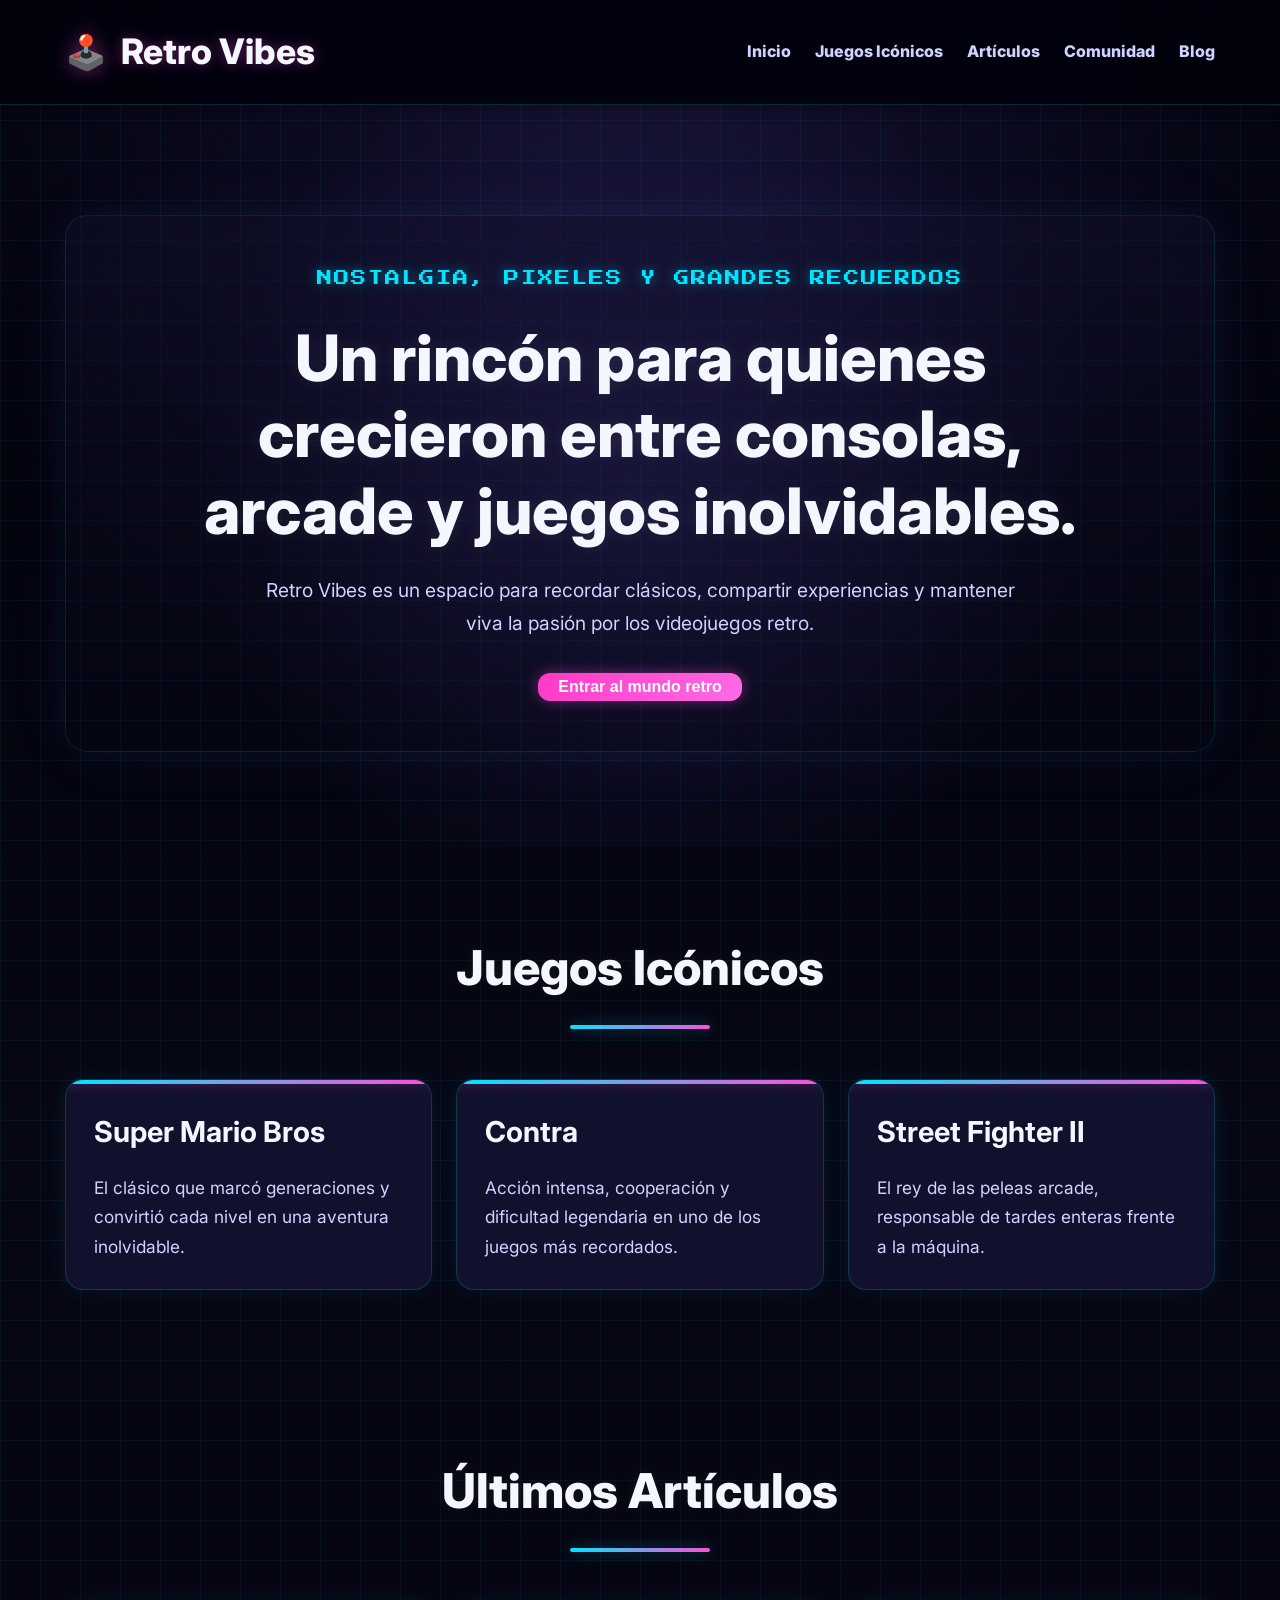
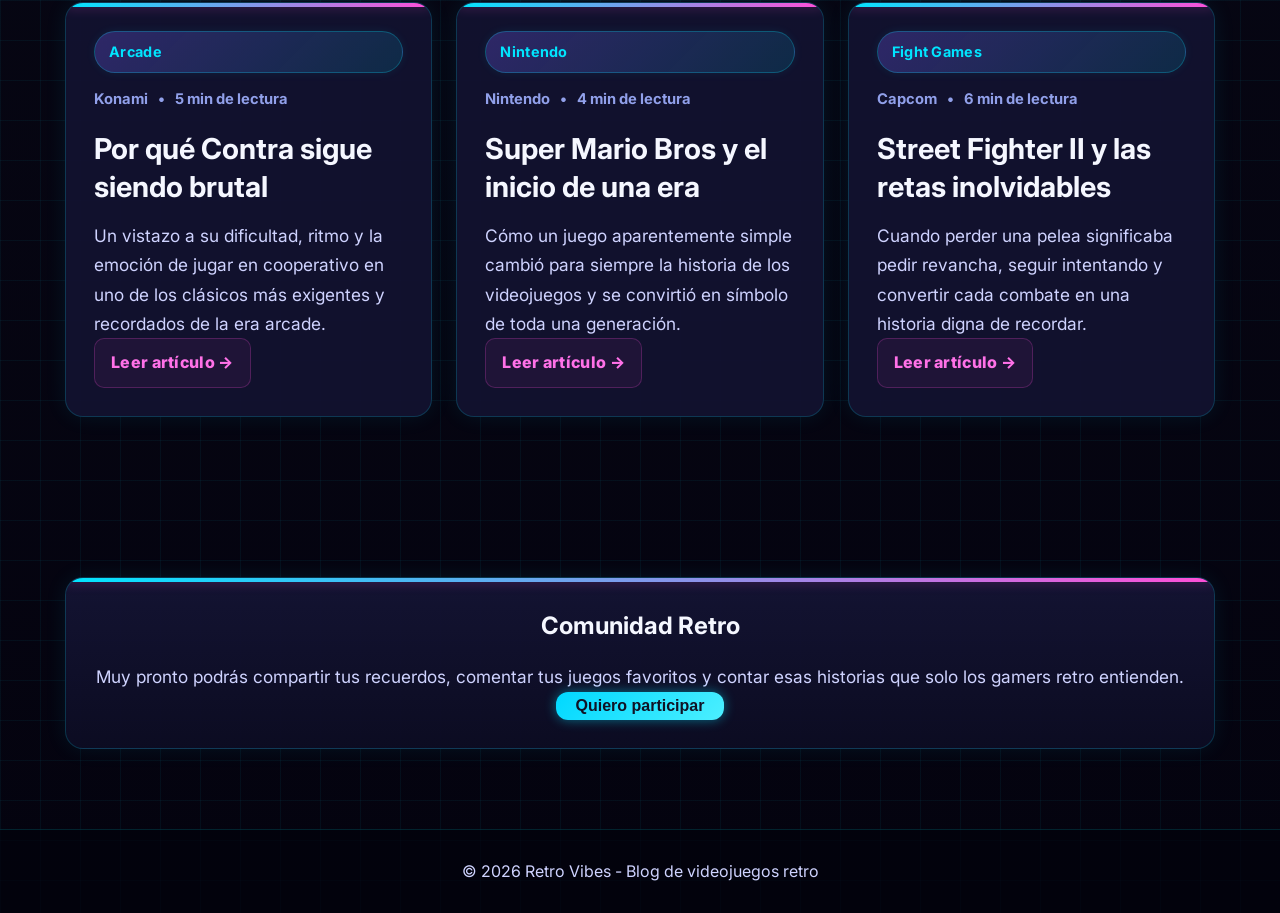
<file: index.html>
<!DOCTYPE html>
<html lang="es">
  <head>
  <meta charset="UTF-8" />
  <meta name="viewport" content="width=device-width, initial-scale=1.0" />
  <title>Retro Vibes | Blog de videojuegos retro</title>

  <link rel="preconnect" href="https://fonts.googleapis.com" />
  <link rel="preconnect" href="https://fonts.gstatic.com" crossorigin />
  <link href="https://fonts.googleapis.com/css2?family=Press+Start+2P&family=Inter:wght@400;700;800&display=swap" rel="stylesheet" />

  <link rel="stylesheet" href="assets/css/style.css" />
</head>

<body>
  <header class="site-header">
    <div class="container header-content">
      <div class="logo">
        <span class="logo-icon">🕹️</span>
        <h1>Retro Vibes</h1>
      </div>

      <nav class="main-nav">
        <a href="#inicio">Inicio</a>
        <a href="#iconicos">Juegos Icónicos</a>
        <a href="#articulos">Artículos</a>
        <a href="#comunidad">Comunidad</a>
        <a href="blog.html">Blog</a>
      </nav>
    </div>
  </header>

  <main>
    <section class="hero" id="inicio">
      <div class="container hero-content">
        <p class="tagline">Nostalgia, pixeles y grandes recuerdos</p>
        <h2>Un rincón para quienes crecieron entre consolas, arcade y juegos inolvidables.</h2>
        <p class="hero-text">
          Retro Vibes es un espacio para recordar clásicos, compartir experiencias
          y mantener viva la pasión por los videojuegos retro.
        </p>
        <button id="welcomeBtn" class="primary-btn">Entrar al mundo retro</button>
      </div>
    </section>

    <section class="featured-games" id="iconicos">
      <div class="container">
        <h2 class="section-title">Juegos Icónicos</h2>
        <div class="cards-grid">
          <article class="card">
            <h3>Super Mario Bros</h3>
            <p>El clásico que marcó generaciones y convirtió cada nivel en una aventura inolvidable.</p>
          </article>

          <article class="card">
            <h3>Contra</h3>
            <p>Acción intensa, cooperación y dificultad legendaria en uno de los juegos más recordados.</p>
          </article>

          <article class="card">
            <h3>Street Fighter II</h3>
            <p>El rey de las peleas arcade, responsable de tardes enteras frente a la máquina.</p>
          </article>
        </div>
      </div>
    </section>

   <section class="latest-posts" id="articulos">
  <div class="container">
    <h2 class="section-title">Últimos Artículos</h2>

    <div class="posts-grid">
      <article class="post-card">
        <span class="post-category">Arcade</span>

        <div class="post-meta">
          <span>Konami</span>
          <span>•</span>
          <span>5 min de lectura</span>
        </div>

        <h3>Por qué Contra sigue siendo brutal</h3>

        <p class="post-excerpt">
          Un vistazo a su dificultad, ritmo y la emoción de jugar en cooperativo
          en uno de los clásicos más exigentes y recordados de la era arcade.
        </p>

        <a href="post-contra.php" class="read-more">Leer artículo →</a>
        
      </article>

      <article class="post-card">
        <span class="post-category">Nintendo</span>

        <div class="post-meta">
          <span>Nintendo</span>
          <span>•</span>
          <span>4 min de lectura</span>
        </div>

        <h3>Super Mario Bros y el inicio de una era</h3>

        <p class="post-excerpt">
          Cómo un juego aparentemente simple cambió para siempre la historia de los
          videojuegos y se convirtió en símbolo de toda una generación.
        </p>

        <a href="post-mario.php" class="read-more">Leer artículo →</a>
      </article>

      <article class="post-card">
        <span class="post-category">Fight Games</span>

        <div class="post-meta">
          <span>Capcom</span>
          <span>•</span>
          <span>6 min de lectura</span>
        </div>

        <h3>Street Fighter II y las retas inolvidables</h3>

        <p class="post-excerpt">
          Cuando perder una pelea significaba pedir revancha, seguir intentando
          y convertir cada combate en una historia digna de recordar.
        </p>

        <a href="post-streetfighter.php" class="read-more">Leer artículo →</a>
      </article>
    </div>
  </div>
</section>

    <section class="community" id="comunidad">
      <div class="container community-box">
        <h2>Comunidad Retro</h2>
        <p>
          Muy pronto podrás compartir tus recuerdos, comentar tus juegos favoritos
          y contar esas historias que solo los gamers retro entienden.
        </p>
        <button id="communityBtn" class="secondary-btn">Quiero participar</button>
      </div>
    </section>
  </main>

  <footer class="site-footer">
    <div class="container">
      <p>© <span id="year"></span> Retro Vibes - Blog de videojuegos retro</p>
    </div>
  </footer>

  <script src="assets/js/app.js"></script>
</body>
</html>
</file>
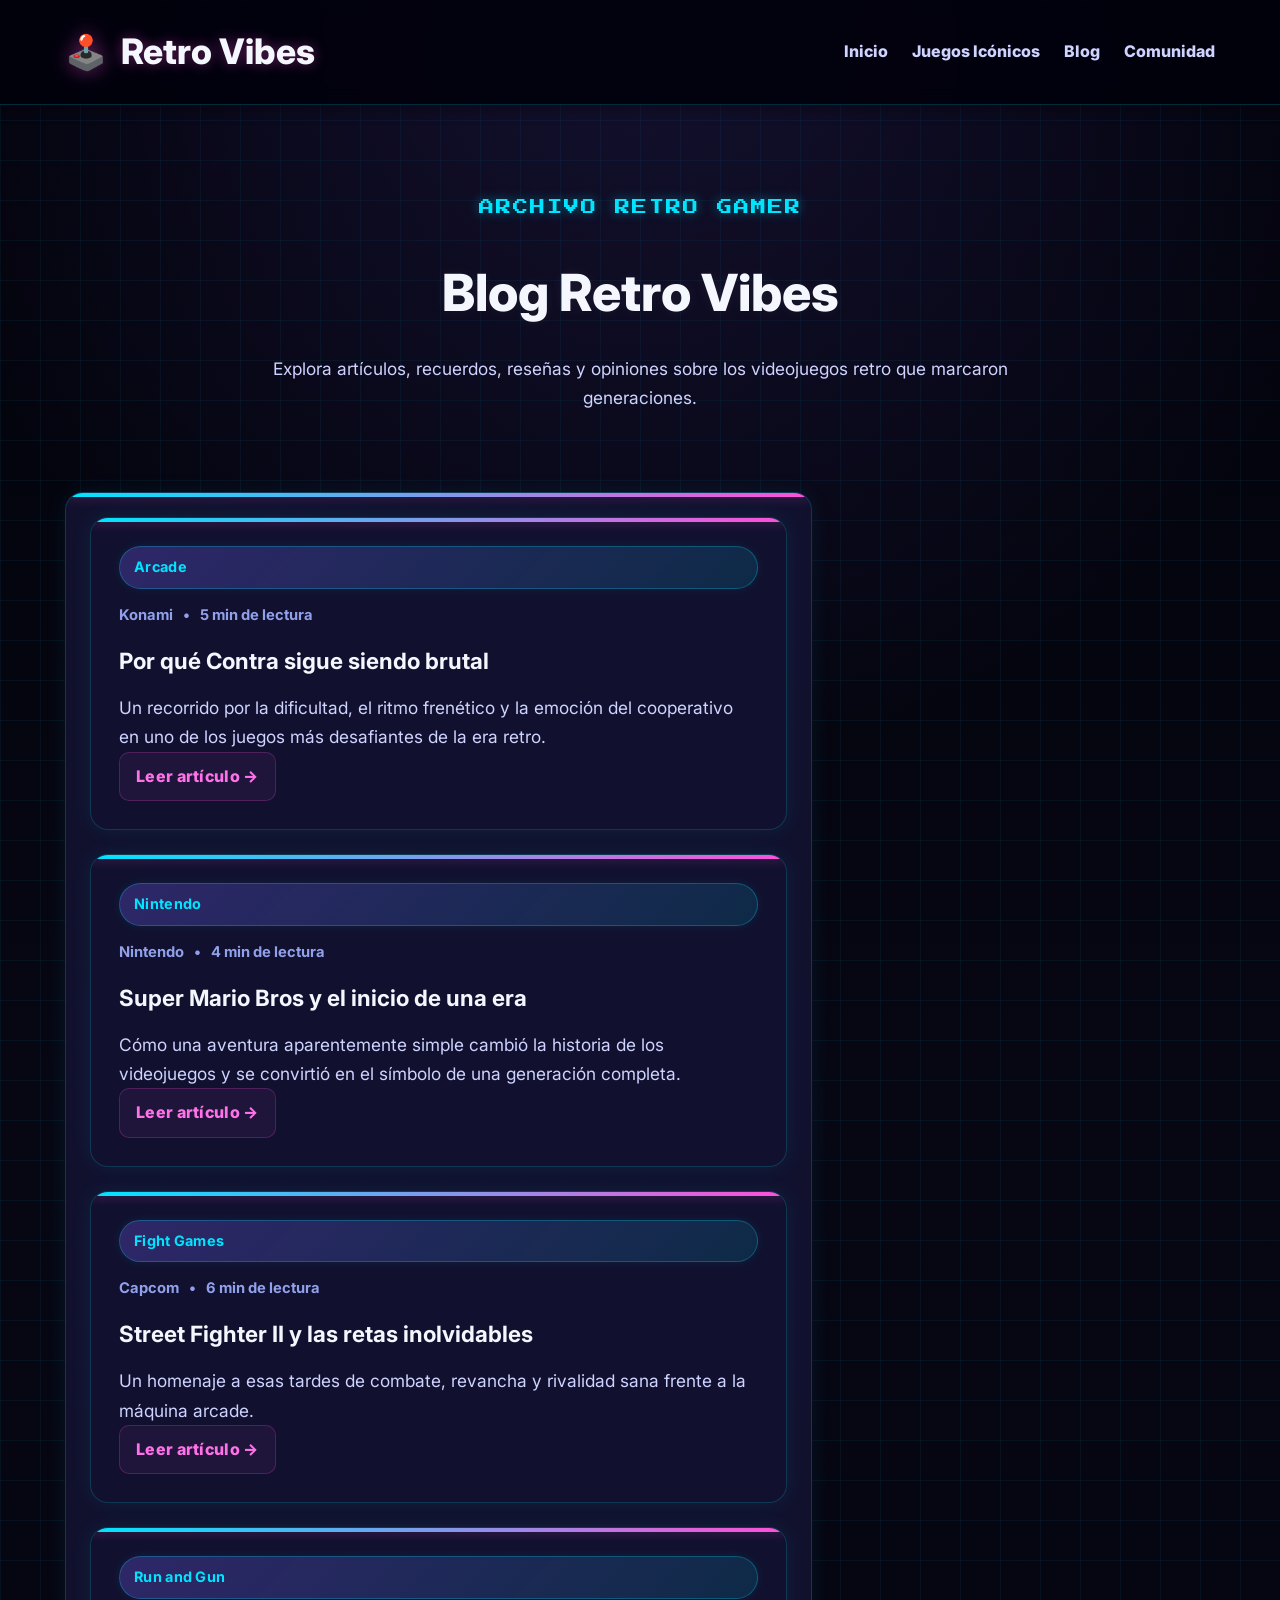
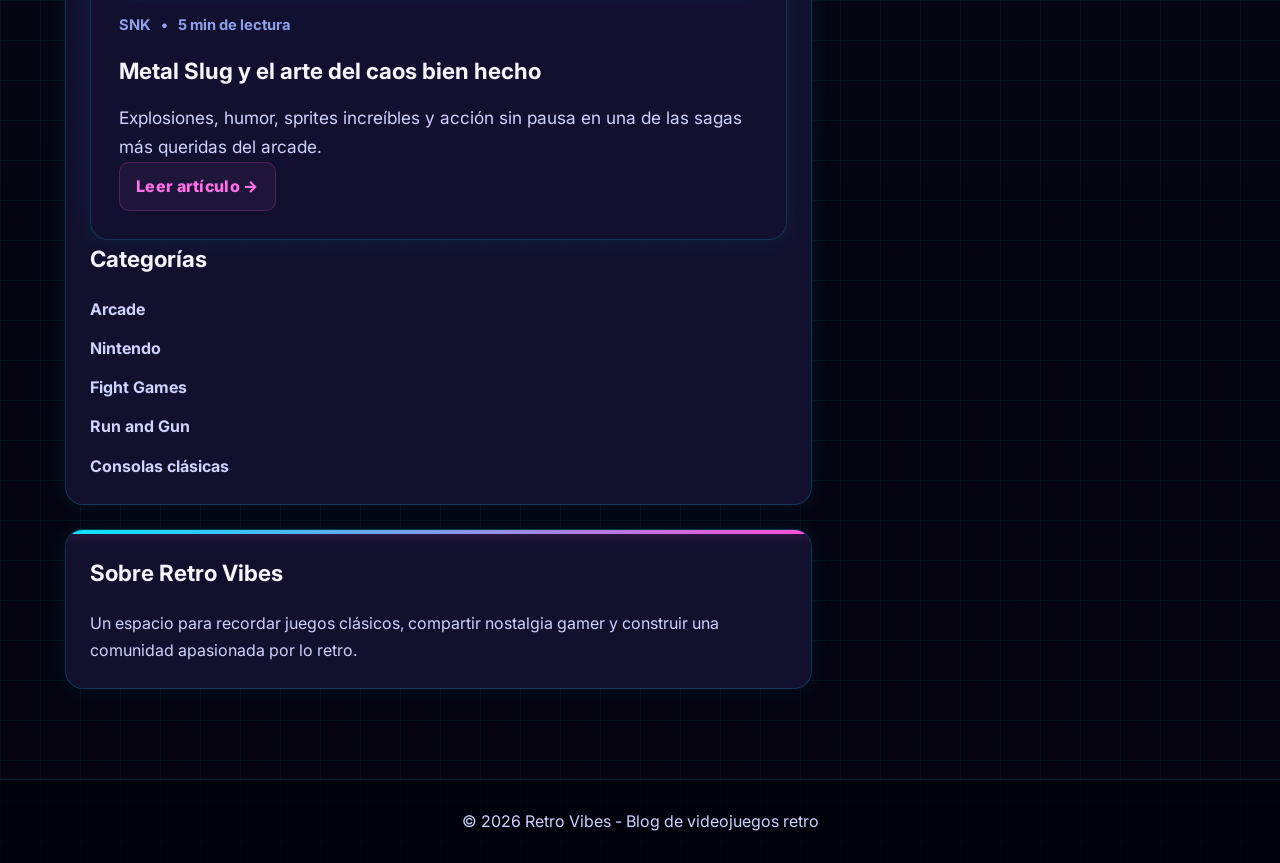
<file: blog.html>
<!DOCTYPE html>
<html lang="es">
<head>
  <meta charset="UTF-8" />
  <meta name="viewport" content="width=device-width, initial-scale=1.0" />
  <title>Retro Vibes | Blog</title>

  <link rel="preconnect" href="https://fonts.googleapis.com" />
  <link rel="preconnect" href="https://fonts.gstatic.com" crossorigin />
  <link href="https://fonts.googleapis.com/css2?family=Press+Start+2P&family=Inter:wght@400;700;800&display=swap" rel="stylesheet" />

  <link rel="stylesheet" href="assets/css/style.css" />
</head>
<body>
  <header class="site-header">
    <div class="container header-content">
      <div class="logo">
        <span class="logo-icon">🕹️</span>
        <h1>Retro Vibes</h1>
      </div>

      <nav class="main-nav">
        <a href="index.html">Inicio</a>
        <a href="index.html#iconicos">Juegos Icónicos</a>
        <a href="blog.html">Blog</a>
        <a href="index.html#comunidad">Comunidad</a>
      </nav>
    </div>
  </header>

  <main>
    <section class="page-hero">
      <div class="container">
        <p class="tagline">Archivo retro gamer</p>
        <h2 class="page-title">Blog Retro Vibes</h2>
        <p class="page-description">
          Explora artículos, recuerdos, reseñas y opiniones sobre los videojuegos
          retro que marcaron generaciones.
        </p>
      </div>
    </section>

    <section class="blog-layout-section">
      <div class="container blog-layout">
     

        <aside class="blog-sidebar">
          <div class="sidebar-box">
            <div class="blog-posts">
  <article class="post-card blog-post-card">
    <span class="post-category">Arcade</span>

    <div class="post-meta">
      <span>Konami</span>
      <span>•</span>
      <span>5 min de lectura</span>
    </div>

    <h3>Por qué Contra sigue siendo brutal</h3>

    <p class="post-excerpt">
      Un recorrido por la dificultad, el ritmo frenético y la emoción del
      cooperativo en uno de los juegos más desafiantes de la era retro.
    </p>

    <a href="post-contra.php" class="read-more">Leer artículo →</a>
    
  
  </article>

  <article class="post-card blog-post-card">
    <span class="post-category">Nintendo</span>

    <div class="post-meta">
      <span>Nintendo</span>
      <span>•</span>
      <span>4 min de lectura</span>
    </div>

    <h3>Super Mario Bros y el inicio de una era</h3>

    <p class="post-excerpt">
      Cómo una aventura aparentemente simple cambió la historia de los
      videojuegos y se convirtió en el símbolo de una generación completa.
    </p>

    <a href="post-mario.php" class="read-more">Leer artículo →</a>

  </article>

  <article class="post-card blog-post-card">
    <span class="post-category">Fight Games</span>

    <div class="post-meta">
      <span>Capcom</span>
      <span>•</span>
      <span>6 min de lectura</span>
    </div>

    <h3>Street Fighter II y las retas inolvidables</h3>

    <p class="post-excerpt">
      Un homenaje a esas tardes de combate, revancha y rivalidad sana
      frente a la máquina arcade.
    </p>

    <a href="post-streetfighter.php" class="read-more">Leer artículo →</a>
    
  </article>

  <article class="post-card blog-post-card">
    <span class="post-category">Run and Gun</span>

    <div class="post-meta">
      <span>SNK</span>
      <span>•</span>
      <span>5 min de lectura</span>
    </div>

    <h3>Metal Slug y el arte del caos bien hecho</h3>

    <p class="post-excerpt">
      Explosiones, humor, sprites increíbles y acción sin pausa en una de
      las sagas más queridas del arcade.
    </p>

    <a href="#" class="read-more">Leer artículo →</a>
  </article>
</div>
     




            <h3>Categorías</h3>
            <ul class="sidebar-list">
              <li><a href="#">Arcade</a></li>
              <li><a href="#">Nintendo</a></li>
              <li><a href="#">Fight Games</a></li>
              <li><a href="#">Run and Gun</a></li>
              <li><a href="#">Consolas clásicas</a></li>
            </ul>
          </div>

          <div class="sidebar-box">
            <h3>Sobre Retro Vibes</h3>
            <p>
              Un espacio para recordar juegos clásicos, compartir nostalgia gamer
              y construir una comunidad apasionada por lo retro.
            </p>
          </div>
        </aside>
      </div>
    </section>
  </main>

  <footer class="site-footer">
    <div class="container">
      <p>© <span id="year"></span> Retro Vibes - Blog de videojuegos retro</p>
    </div>
  </footer>

  <script src="assets/js/app.js"></script>
</body>
</html>
</file>
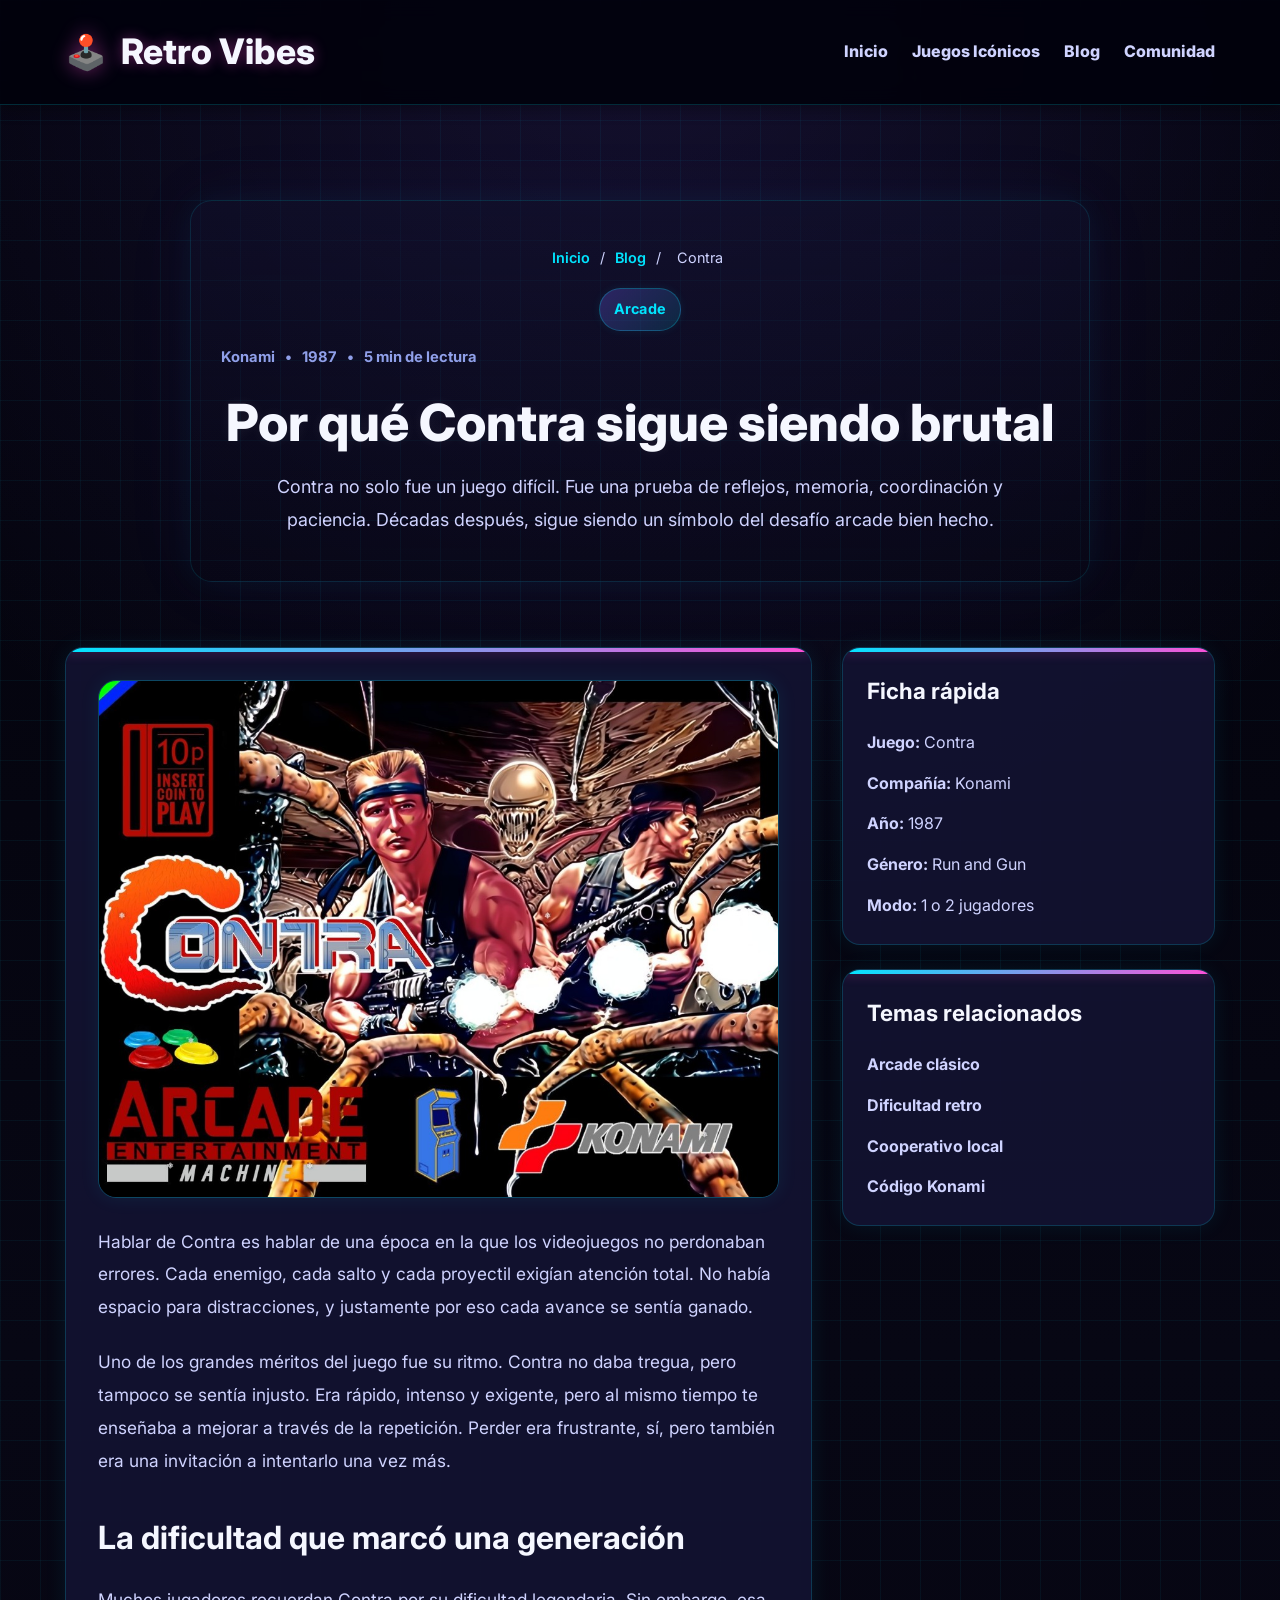
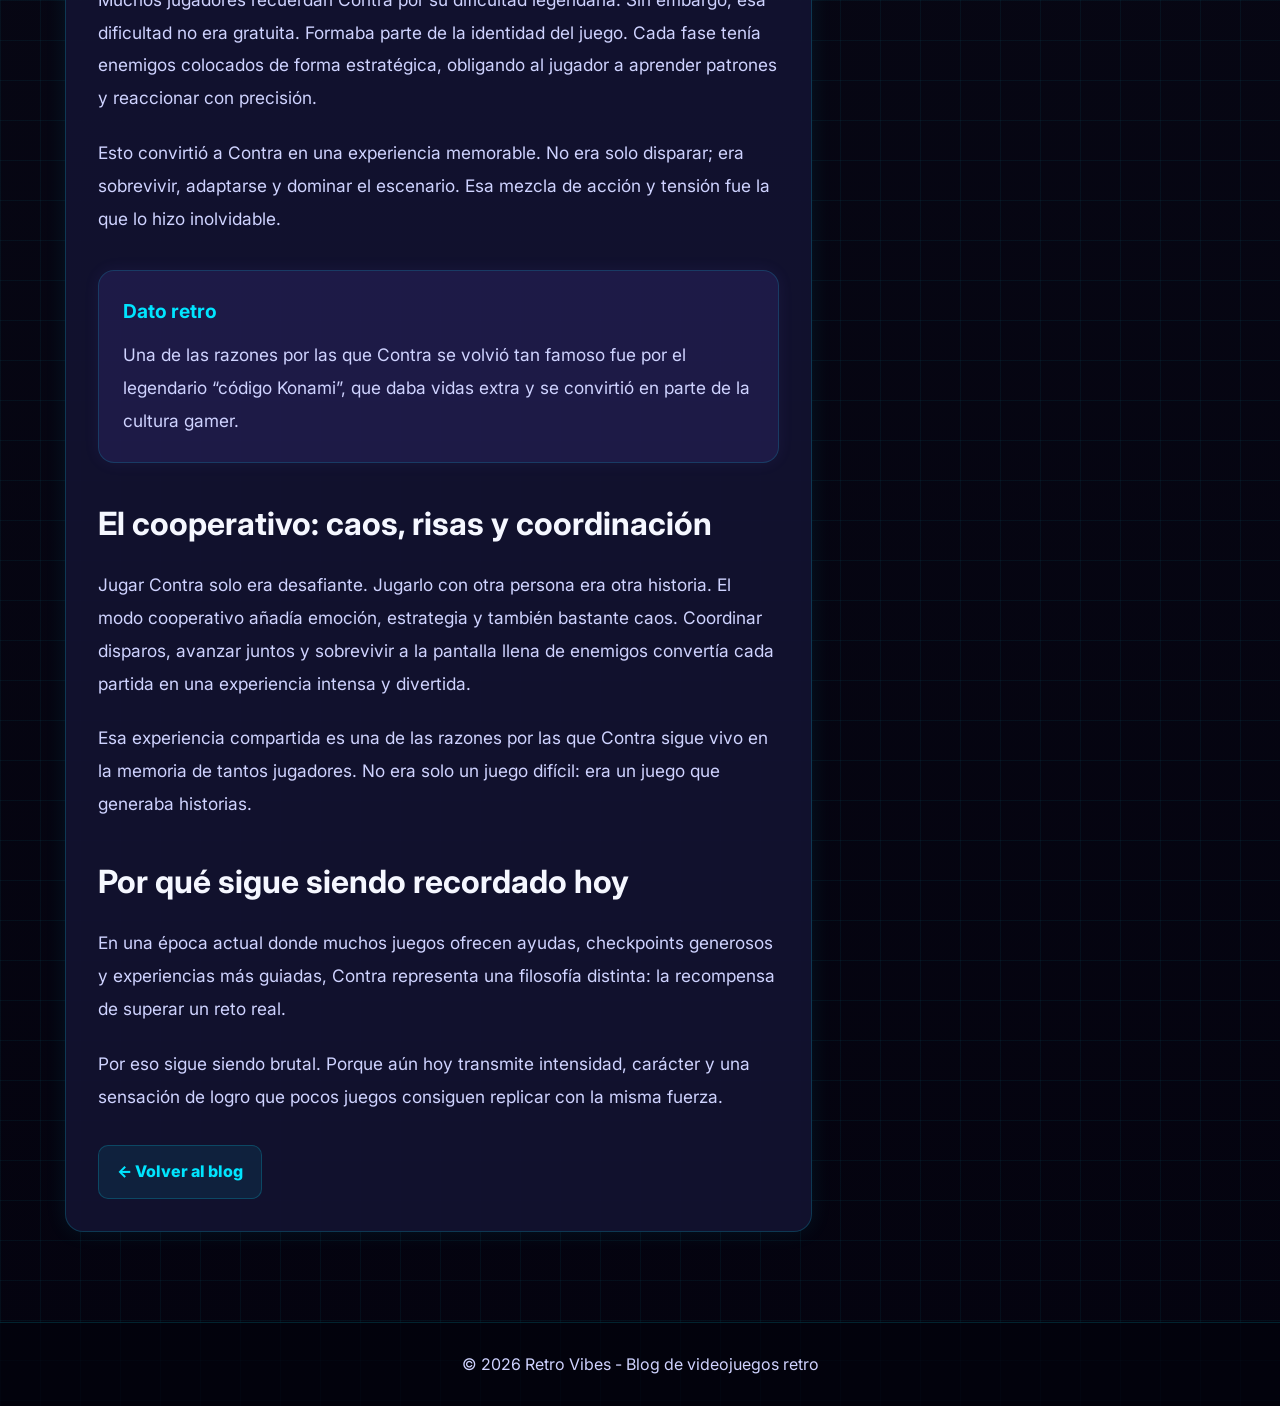
<file: post-contra.html>
<!DOCTYPE html>
<html lang="es">
<head>
  <meta charset="UTF-8" />
  <meta name="viewport" content="width=device-width, initial-scale=1.0" />
  <title>Retro Vibes | Por qué Contra sigue siendo brutal</title>

  <link rel="preconnect" href="https://fonts.googleapis.com" />
  <link rel="preconnect" href="https://fonts.gstatic.com" crossorigin />
  <link href="https://fonts.googleapis.com/css2?family=Press+Start+2P&family=Inter:wght@400;700;800&display=swap" rel="stylesheet" />

  <link rel="stylesheet" href="assets/css/style.css" />
</head>
<body>
  <header class="site-header">
    <div class="container header-content">
      <div class="logo">
        <span class="logo-icon">🕹️</span>
        <h1>Retro Vibes</h1>
      </div>

      <nav class="main-nav">
        <a href="index.html">Inicio</a>
        <a href="index.html#iconicos">Juegos Icónicos</a>
        <a href="blog.html">Blog</a>
        <a href="index.html#comunidad">Comunidad</a>
      </nav>
    </div>
  </header>

  <main>
    <section class="post-hero">
      <div class="container post-hero-content">
        <nav class="breadcrumb">
  <a href="index.html">Inicio</a>
  <span>/</span>
  <a href="blog.html">Blog</a>
  <span>/</span>
  <span class="breadcrumb-current">Contra</span>
</nav>
        <span class="post-category">Arcade</span>

        <div class="post-meta">
          <span>Konami</span>
          <span>•</span>
          <span>1987</span>
          <span>•</span>
          <span>5 min de lectura</span>
        </div>

        <h2 class="post-title">Por qué Contra sigue siendo brutal</h2>

        <p class="post-intro">
          Contra no solo fue un juego difícil. Fue una prueba de reflejos, memoria,
          coordinación y paciencia. Décadas después, sigue siendo un símbolo del
          desafío arcade bien hecho.
        </p>
      </div>
    </section>

    <section class="post-content-section">
      <div class="container post-layout">
        <article class="post-content">
            <div class="post-image">
  <img src="assets/img/contra1.jpg" alt="Contra arcade juego clásico Konami">
</div>
        
          <p>
            Hablar de Contra es hablar de una época en la que los videojuegos no
            perdonaban errores. Cada enemigo, cada salto y cada proyectil exigían
            atención total. No había espacio para distracciones, y justamente por
            eso cada avance se sentía ganado.
          </p>

          <p>
            Uno de los grandes méritos del juego fue su ritmo. Contra no daba tregua,
            pero tampoco se sentía injusto. Era rápido, intenso y exigente, pero al
            mismo tiempo te enseñaba a mejorar a través de la repetición. Perder era
            frustrante, sí, pero también era una invitación a intentarlo una vez más.
          </p>

          <h3>La dificultad que marcó una generación</h3>

          <p>
            Muchos jugadores recuerdan Contra por su dificultad legendaria. Sin embargo,
            esa dificultad no era gratuita. Formaba parte de la identidad del juego.
            Cada fase tenía enemigos colocados de forma estratégica, obligando al
            jugador a aprender patrones y reaccionar con precisión.
          </p>

          <p>
            Esto convirtió a Contra en una experiencia memorable. No era solo disparar;
            era sobrevivir, adaptarse y dominar el escenario. Esa mezcla de acción y
            tensión fue la que lo hizo inolvidable.
          </p>

          <div class="retro-note">
            <h4>Dato retro</h4>
            <p>
              Una de las razones por las que Contra se volvió tan famoso fue por el
              legendario “código Konami”, que daba vidas extra y se convirtió en parte
              de la cultura gamer.
            </p>
          </div>

          <h3>El cooperativo: caos, risas y coordinación</h3>

          <p>
            Jugar Contra solo era desafiante. Jugarlo con otra persona era otra historia.
            El modo cooperativo añadía emoción, estrategia y también bastante caos.
            Coordinar disparos, avanzar juntos y sobrevivir a la pantalla llena de
            enemigos convertía cada partida en una experiencia intensa y divertida.
          </p>

          <p>
            Esa experiencia compartida es una de las razones por las que Contra sigue
            vivo en la memoria de tantos jugadores. No era solo un juego difícil:
            era un juego que generaba historias.
          </p>

          <h3>Por qué sigue siendo recordado hoy</h3>

          <p>
            En una época actual donde muchos juegos ofrecen ayudas, checkpoints
            generosos y experiencias más guiadas, Contra representa una filosofía
            distinta: la recompensa de superar un reto real.
          </p>

          <p>
            Por eso sigue siendo brutal. Porque aún hoy transmite intensidad, carácter
            y una sensación de logro que pocos juegos consiguen replicar con la misma
            fuerza.
          </p>

          <a href="blog.html" class="back-link">← Volver al blog</a>
        </article>

        <aside class="post-sidebar">
          <div class="sidebar-box">
            <h3>Ficha rápida</h3>
            <ul class="sidebar-list">
              <li><strong>Juego:</strong> Contra</li>
              <li><strong>Compañía:</strong> Konami</li>
              <li><strong>Año:</strong> 1987</li>
              <li><strong>Género:</strong> Run and Gun</li>
              <li><strong>Modo:</strong> 1 o 2 jugadores</li>
            </ul>
          </div>

          <div class="sidebar-box">
            <h3>Temas relacionados</h3>
            <ul class="sidebar-list">
              <li><a href="#">Arcade clásico</a></li>
              <li><a href="#">Dificultad retro</a></li>
              <li><a href="#">Cooperativo local</a></li>
              <li><a href="#">Código Konami</a></li>
            </ul>
          </div>
        </aside>
      </div>
    </section>
  </main>

  <footer class="site-footer">
    <div class="container">
      <p>© <span id="year"></span> Retro Vibes - Blog de videojuegos retro</p>
    </div>
  </footer>

  <script src="assets/js/app.js"></script>
</body>
</html>
</file>
<file: assets/css/style.css>
* {
  box-sizing: border-box;
  margin: 0;
  padding: 0;
}

:root {
  --bg-dark: #04030f;
  --bg-section: rgba(10, 10, 35, 0.9);
  --card-bg: rgba(18, 18, 48, 0.95);
  --border-color: #2b2b68;
  --text-main: #f5f7ff;
  --text-soft: #cfd3ff;
  --neon-cyan: #00e5ff;
  --neon-pink: #ff4fd8;
  --neon-purple: #7b61ff;
  --glow-cyan: 0 0 12px rgba(0, 229, 255, 0.45);
  --glow-pink: 0 0 14px rgba(255, 79, 216, 0.4);
}

body {
  font-family: "Inter", Arial, sans-serif;
  background:
    linear-gradient(rgba(0, 229, 255, 0.05) 1px, transparent 1px),
    linear-gradient(90deg, rgba(0, 229, 255, 0.05) 1px, transparent 1px),
    radial-gradient(circle at top, rgba(123, 97, 255, 0.15), transparent 30%),
    linear-gradient(180deg, #02020a 0%, #070714 45%, #04030f 100%);
  background-size: 40px 40px, 40px 40px, auto, auto;
  color: var(--text-main);
  line-height: 1.7;
}

.container {
  width: 90%;
  max-width: 1150px;
  margin: 0 auto;
}

.site-header {
  background: rgba(2, 2, 12, 0.92);
  backdrop-filter: blur(10px);
  border-bottom: 1px solid rgba(0, 229, 255, 0.18);
  position: sticky;
  top: 0;
  z-index: 1000;
  box-shadow: 0 3px 14px rgba(0, 0, 0, 0.35);
}

.header-content {
  display: flex;
  justify-content: space-between;
  align-items: center;
  padding: 22px 0;
}

.logo {
  display: flex;
  align-items: center;
  gap: 14px;
}

.logo h1 {
  font-size: 2.2rem;
  font-weight: 800;
  color: var(--text-main);
  text-shadow: var(--glow-pink);
}

.logo-icon {
  font-size: 2.1rem;
  filter: drop-shadow(0 0 10px rgba(255, 79, 216, 0.45));
}

.main-nav {
  display: flex;
  gap: 24px;
}

.main-nav a {
  color: var(--text-soft);
  text-decoration: none;
  font-weight: 800;
  transition: color 0.25s ease, text-shadow 0.25s ease;
}

.main-nav a:hover {
  color: var(--neon-cyan);
  text-shadow: var(--glow-cyan);
}

.hero {
  padding: 110px 0 95px;
  text-align: center;
  background:
    radial-gradient(circle at center, rgba(123, 97, 255, 0.16) 0%, rgba(4, 3, 15, 0) 60%);
}

.hero-content {
  background: linear-gradient(180deg, rgba(18, 18, 48, 0.45), rgba(8, 8, 25, 0.2));
  border: 1px solid rgba(0, 229, 255, 0.12);
  border-radius: 22px;
  padding: 50px 30px;
  box-shadow:
    0 0 30px rgba(0, 229, 255, 0.05),
    0 0 80px rgba(123, 97, 255, 0.05);
}

.tagline {
  font-family: "Press Start 2P", cursive;
  color: var(--neon-cyan);
  font-size: 0.95rem;
  text-transform: uppercase;
  letter-spacing: 2px;
  margin-bottom: 28px;
  text-shadow: var(--glow-cyan);
}

.hero h2 {
  font-size: 4rem;
  font-weight: 800;
  line-height: 1.2;
  max-width: 980px;
  margin: 0 auto 24px;
  text-shadow: 0 0 18px rgba(255, 255, 255, 0.08);
}

.hero-text {
  max-width: 760px;
  margin: 0 auto 34px;
  font-size: 1.2rem;
  color: var(--text-soft);
}

.primary-btn,
.secondary-btn {
  padding: 5px 20px;
  border: none;
  border-radius: 12px;
  cursor: pointer;
  font-weight: 800;
  font-size: 1rem;
  transition: transform 0.2s ease, box-shadow 0.2s ease, background 0.2s ease;
}

.primary-btn {
  background: linear-gradient(135deg, #ff38c7, #ff6be6);
  color: #ffffff;
  box-shadow: var(--glow-pink);
}

.primary-btn:hover {
  transform: translateY(-2px);
  box-shadow: 0 0 20px rgba(255, 79, 216, 0.55);
}

.secondary-btn {
  background: linear-gradient(135deg, #00d8ff, #4cefff);
  color: #101225;
  box-shadow: var(--glow-cyan);
}

.secondary-btn:hover {
  transform: translateY(-1px);
  box-shadow: 0 0 20px rgba(0, 229, 255, 0.55);
}

.featured-games,
.latest-posts,
.community {
  padding: 80px 0;
}

.section-title {
  position: relative;
  font-size: 3rem;
  font-weight: 800;
  margin-bottom: 50px;
  text-align: center;
  text-shadow: 0 0 14px rgba(255, 255, 255, 0.06);
}

.section-title::after {
  content: "";
  display: block;
  width: 140px;
  height: 4px;
  margin: 16px auto 0;
  border-radius: 999px;
  background: linear-gradient(90deg, var(--neon-cyan), var(--neon-pink));
  box-shadow: 0 0 14px rgba(0, 229, 255, 0.35);
}

.cards-grid,
.posts-grid {
  display: grid;
  grid-template-columns: repeat(3, 1fr);
  gap: 24px;
}

.card,
.post-card,
.community-box {
  position: relative;
  overflow: hidden;
  background: var(--card-bg);
  border: 1px solid rgba(0, 229, 255, 0.18);
  border-radius: 18px;
  padding: 28px;
  box-shadow: 0 0 22px rgba(0, 229, 255, 0.08);
  transition: transform 0.2s ease, border-color 0.2s ease, box-shadow 0.2s ease;
}

.card::before,
.post-card::before,
.community-box::before {
  content: "";
  position: absolute;
  top: 0;
  left: 0;
  width: 100%;
  height: 4px;
  background: linear-gradient(90deg, var(--neon-cyan), var(--neon-pink));
  box-shadow: 0 0 12px rgba(255, 79, 216, 0.35);
}

.card:hover,
.post-card:hover,
.community-box:hover {
  transform: translateY(-6px) scale(1.01);
  border-color: rgba(255, 79, 216, 0.45);
  box-shadow:
    0 0 24px rgba(255, 79, 216, 0.14),
    0 0 45px rgba(0, 229, 255, 0.08);
}
.card h3,
.post-card h3,
.community-box h2 {
  margin-bottom: 16px;
}

.card h3,
.post-card h3 {
  font-size: 1.8rem;
}

.card p,
.post-card p,
.community-box p {
  color: var(--text-soft);
  font-size: 1.08rem;
}

.post-category {
  display: inline-block;
  margin-bottom: 14px;
  background: linear-gradient(135deg, rgba(123, 97, 255, 0.28), rgba(0, 229, 255, 0.12));
  border: 1px solid rgba(0, 229, 255, 0.25);
  color: var(--neon-cyan);
  padding: 8px 14px;
  border-radius: 999px;
  font-size: 0.9rem;
  font-weight: 700;
  letter-spacing: 0.3px;
  box-shadow: 0 0 10px rgba(0, 229, 255, 0.08);
}

.post-meta {
  display: flex;
  align-items: center;
  gap: 10px;
  margin-bottom: 18px;
  color: #9fb0ff;
  font-size: 0.92rem;
  font-weight: 700;
  opacity: 0.9;
}

.post-excerpt {
  min-height: 110px;
}

.post-card h3 {
  margin-bottom: 16px;
  line-height: 1.3;
}

.post-card {
  display: flex;
  flex-direction: column;
  justify-content: flex-start;
}

.post-card .read-more {
  margin-top: auto;
  align-self: flex-start;
  padding: 10px 16px;
  border: 1px solid rgba(255, 79, 216, 0.22);
  border-radius: 10px;
  background: rgba(255, 79, 216, 0.06);
}

.read-more {
  display: inline-block;
  margin-top: 18px;
  color: #ff71e8;
  text-decoration: none;
  font-weight: 800;
  letter-spacing: 0.3px;
  transition: color 0.2s ease, text-shadow 0.2s ease, transform 0.2s ease;
}

.read-more:hover {
  color: #ffffff;
  text-shadow: var(--glow-pink);
  transform: translateX(4px);
}

.read-more:hover {
  color: #ffffff;
  text-shadow: var(--glow-pink);
}

.community-box {
  text-align: center;
  background:
    linear-gradient(180deg, rgba(20, 20, 52, 0.96), rgba(12, 12, 35, 0.96));
}

.site-footer {
  border-top: 1px solid rgba(0, 229, 255, 0.14);
  padding: 28px 0;
  text-align: center;
  color: var(--text-soft);
  background: rgba(2, 2, 12, 0.7);
}

@media (max-width: 980px) {
  .header-content {
    flex-direction: column;
    gap: 20px;
  }

  .hero h2 {
    font-size: 2.9rem;
  }

  .cards-grid,
  .posts-grid {
    grid-template-columns: 1fr;
  }
}

@media (max-width: 640px) {
  .logo h1 {
    font-size: 1.6rem;
  }

  .main-nav {
    flex-wrap: wrap;
    justify-content: center;
    gap: 14px;
  }

  .tagline {
    font-size: 0.7rem;
    line-height: 1.6;
  }

  .hero {
    padding: 85px 0 75px;
  }

  .hero h2 {
    font-size: 2.2rem;
  }

  .hero-text {
    font-size: 1rem;
  }

  .section-title {
    font-size: 2.2rem;
  }

  .card h3,
  .post-card h3 {
    font-size: 1.4rem;
  }
}

.page-hero {
  padding: 90px 0 50px;
  text-align: center;
}

.page-title {
  font-size: 3.2rem;
  font-weight: 800;
  margin: 22px 0 18px;
  text-shadow: 0 0 14px rgba(255, 255, 255, 0.06);
}

.page-description {
  max-width: 760px;
  margin: 0 auto;
  font-size: 1.08rem;
  color: var(--text-soft);
}

.blog-layout-section {
  padding: 30px 0 90px;
}

.blog-layout {
  display: grid;
  grid-template-columns: 2fr 1fr;
  gap: 30px;
  align-items: start;
}

.blog-posts {
  display: grid;
  gap: 24px;
}

.blog-post-card .post-excerpt {
  min-height: auto;
}

.blog-sidebar {
  display: grid;
  gap: 24px;
}

.sidebar-box {
  background: var(--card-bg);
  border: 1px solid rgba(0, 229, 255, 0.18);
  border-radius: 18px;
  padding: 24px;
  box-shadow: 0 0 22px rgba(0, 229, 255, 0.08);
  position: relative;
  overflow: hidden;
}

.sidebar-box::before {
  content: "";
  position: absolute;
  top: 0;
  left: 0;
  width: 100%;
  height: 4px;
  background: linear-gradient(90deg, var(--neon-cyan), var(--neon-pink));
  box-shadow: 0 0 12px rgba(255, 79, 216, 0.35);
}

.sidebar-box h3 {
  margin-bottom: 18px;
  font-size: 1.4rem;
}

.sidebar-box p {
  color: var(--text-soft);
  line-height: 1.7;
}

.sidebar-list {
  list-style: none;
  display: grid;
  gap: 12px;
}

.sidebar-list a {
  color: var(--text-soft);
  text-decoration: none;
  font-weight: 700;
  transition: color 0.2s ease, transform 0.2s ease;
}

.sidebar-list a:hover {
  color: var(--neon-cyan);
  transform: translateX(4px);
}

@media (max-width: 980px) {
  .blog-layout {
    grid-template-columns: 1fr;
  }

  .page-title {
    font-size: 2.4rem;
  }
}

.post-hero {
  padding: 95px 0 45px;
}

.post-hero-content {
  max-width: 900px;
  margin: 0 auto;
  text-align: center;
  background: linear-gradient(180deg, rgba(18, 18, 48, 0.45), rgba(8, 8, 25, 0.2));
  border: 1px solid rgba(0, 229, 255, 0.12);
  border-radius: 22px;
  padding: 45px 30px;
  box-shadow:
    0 0 30px rgba(0, 229, 255, 0.05),
    0 0 80px rgba(123, 97, 255, 0.05);
}

.post-title {
  font-size: 3.2rem;
  font-weight: 800;
  margin: 22px 0 18px;
  line-height: 1.2;
  text-shadow: 0 0 14px rgba(255, 255, 255, 0.06);
}

.post-intro {
  max-width: 760px;
  margin: 0 auto;
  font-size: 1.12rem;
  color: var(--text-soft);
  line-height: 1.8;
}

.post-content-section {
  padding: 20px 0 90px;
}

.post-layout {
  display: grid;
  grid-template-columns: 2fr 1fr;
  gap: 30px;
  align-items: start;
}

.post-content {
  background: var(--card-bg);
  border: 1px solid rgba(0, 229, 255, 0.18);
  border-radius: 18px;
  padding: 32px;
  box-shadow: 0 0 22px rgba(0, 229, 255, 0.08);
  position: relative;
  overflow: hidden;
}

.post-content::before {
  content: "";
  position: absolute;
  top: 0;
  left: 0;
  width: 100%;
  height: 4px;
  background: linear-gradient(90deg, var(--neon-cyan), var(--neon-pink));
  box-shadow: 0 0 12px rgba(255, 79, 216, 0.35);
}

.post-image-placeholder {
  display: grid;
  place-items: center;
  min-height: 260px;
  margin-bottom: 28px;
  border-radius: 18px;
  border: 1px dashed rgba(0, 229, 255, 0.25);
  background:
    linear-gradient(135deg, rgba(123, 97, 255, 0.12), rgba(0, 229, 255, 0.06));
  color: var(--text-soft);
  font-weight: 700;
  text-align: center;
  padding: 20px;
}

.post-image {
  margin-bottom: 28px;
  border-radius: 18px;
  overflow: hidden;
  border: 1px solid rgba(0,229,255,0.25);
  box-shadow: 0 0 20px rgba(0,229,255,0.08);
}

.post-image img {
  width: 100%;
  height: auto;
  display: block;
}

.post-content p {
  margin-bottom: 22px;
  color: var(--text-soft);
  font-size: 1.08rem;
  line-height: 1.9;
}

.post-content h3 {
  margin: 34px 0 18px;
  font-size: 2rem;
  color: var(--text-main);
}

.retro-note {
  margin: 34px 0;
  padding: 24px;
  border-radius: 16px;
  background: rgba(123, 97, 255, 0.12);
  border: 1px solid rgba(0, 229, 255, 0.16);
  box-shadow: 0 0 16px rgba(123, 97, 255, 0.08);
}

.retro-note h4 {
  margin-bottom: 12px;
  font-size: 1.2rem;
  color: var(--neon-cyan);
}

.retro-note p {
  margin-bottom: 0;
}

.back-link {
  display: inline-block;
  margin-top: 10px;
  padding: 12px 18px;
  border-radius: 10px;
  background: rgba(0, 229, 255, 0.08);
  border: 1px solid rgba(0, 229, 255, 0.2);
  color: var(--neon-cyan);
  text-decoration: none;
  font-weight: 800;
  transition: transform 0.2s ease, box-shadow 0.2s ease, color 0.2s ease;
}

.back-link:hover {
  transform: translateX(-4px);
  box-shadow: 0 0 18px rgba(0, 229, 255, 0.14);
  color: #ffffff;
}

.post-sidebar {
  display: grid;
  gap: 24px;
}

.post-sidebar .sidebar-list li {
  color: var(--text-soft);
  line-height: 1.8;
}

@media (max-width: 980px) {
  .post-layout {
    grid-template-columns: 1fr;
  }

  .post-title {
    font-size: 2.4rem;
  }
}

@media (max-width: 640px) {
  .post-hero {
    padding: 80px 0 35px;
  }

  .post-title {
    font-size: 2rem;
  }

  .post-content {
    padding: 24px;
  }

  .post-content h3 {
    font-size: 1.5rem;
  }
}

.breadcrumb {
  font-size: 0.9rem;
  margin-bottom: 18px;
  color: var(--text-soft);
}

.breadcrumb a {
  color: var(--neon-cyan);
  text-decoration: none;
  font-weight: 600;
}

.breadcrumb a:hover {
  color: var(--neon-pink);
}

.breadcrumb span {
  margin: 0 6px;
}

.breadcrumb-current {
  color: var(--text-soft);
}

/* ===== RELATED POSTS ===== */

.related-posts{
    margin-top:60px;
}

.related-posts h2{
    font-size:28px;
    margin-bottom:25px;
    text-align:center;
}

.related-grid{
    display:grid;
    grid-template-columns:repeat(auto-fit,minmax(250px,1fr));
    gap:20px;
}

.related-card{
    background:#11152b;
    padding:25px;
    border-radius:14px;
    border:1px solid #2d325a;
    text-decoration:none;
    transition:.3s;
}

.related-card:hover{
    transform:translateY(-6px);
    border-color:#ff3cac;
    box-shadow:0 0 15px rgba(255,60,172,0.4);
}

.related-card h3{
    margin-top:12px;
    color:white;
    font-size:20px;
}

.tag{
    font-size:12px;
    background:#1e90ff;
    padding:6px 12px;
    border-radius:20px;
    color:white;
}

/* ===== POST NAVIGATION ===== */

.post-navigation{
    display:flex;
    justify-content:space-between;
    gap:20px;
    margin:60px 0;
}

.nav-post{
    flex:1;
    background:#11152b;
    padding:20px;
    border-radius:14px;
    border:1px solid #2d325a;
    text-decoration:none;
    transition:.3s;
}

.nav-post:hover{
    transform:translateY(-4px);
    border-color:#00e5ff;
    box-shadow:0 0 15px rgba(0,229,255,.4);
}

.nav-post span{
    display:block;
    margin-top:8px;
    color:white;
    font-size:18px;
}

.nav-post.prev{
    text-align:left;
}

.nav-post.next{
    text-align:right;
}


.comments-section {
  margin-top: 70px;
  padding: 35px;
  background: var(--card-bg);
  border: 1px solid rgba(0, 229, 255, 0.18);
  border-radius: 18px;
  box-shadow: 0 0 22px rgba(0, 229, 255, 0.08);
}

.comments-section h2 {
  text-align: center;
  margin-bottom: 28px;
  font-size: 2.2rem;
}

.comment-form {
  display: grid;
  gap: 20px;
  margin-bottom: 35px;
}

.form-group {
  display: grid;
  gap: 8px;
}

.form-group label {
  font-weight: 700;
  color: var(--text-main);
}

.form-group input,
.form-group textarea {
  width: 100%;
  padding: 14px 16px;
  border-radius: 12px;
  border: 1px solid rgba(0, 229, 255, 0.18);
  background: rgba(10, 10, 30, 0.9);
  color: var(--text-main);
  font-family: "Inter", Arial, sans-serif;
  font-size: 1rem;
}

.form-group input:focus,
.form-group textarea:focus {
  outline: none;
  border-color: var(--neon-cyan);
  box-shadow: 0 0 10px rgba(0, 229, 255, 0.12);
}

.comments-list {
  display: grid;
  gap: 18px;
}

.comment-card {
  background: rgba(12, 12, 35, 0.95);
  border: 1px solid rgba(255, 79, 216, 0.14);
  border-radius: 14px;
  padding: 18px;
}

.comment-card h4 {
  margin-bottom: 8px;
  color: var(--neon-cyan);
  font-size: 1rem;
}

.comment-card p {
  margin-bottom: 0;
  color: var(--text-soft);
  line-height: 1.7;
}

.empty-comments {
  text-align: center;
  color: var(--text-soft);
  opacity: 0.85;
}


.comment-header {
  display: flex;
  align-items: center;
  gap: 14px;
  margin-bottom: 10px;
}

.comment-avatar {
  width: 40px;
  height: 40px;
  border-radius: 50%;
  background: linear-gradient(45deg, #00e5ff, #ff4fd8);
  display: flex;
  align-items: center;
  justify-content: center;
  font-weight: 900;
  color: #000;
}

.comment-meta h4 {
  margin: 0;
}

.comment-meta span {
  font-size: 0.75rem;
  opacity: 0.7;
}

.delete-comment {
  margin-left: auto;
  background: transparent;
  border: none;
  color: #ff4fd8;
  cursor: pointer;
  font-size: 1rem;
}






.comment-actions {
    margin-top: 12px;
}

.like-section {
    display: flex;
    align-items: center;
    gap: 12px;
    flex-wrap: wrap;
}

.like-form {
    margin: 0;
}

.like-btn {
    background: linear-gradient(135deg, #1e293b, #334155);
    color: #fff;
    border: 1px solid #475569;
    padding: 8px 14px;
    border-radius: 10px;
    cursor: pointer;
    font-weight: 700;
    transition: 0.25s ease;
}

.like-btn:hover {
    transform: translateY(-1px);
    box-shadow: 0 0 12px rgba(255, 255, 255, 0.12);
}

.like-btn.liked {
    background: linear-gradient(135deg, #e11d48, #fb7185);
    border-color: #fb7185;
    color: #fff;
}

.like-count {
    color: #facc15;
    font-weight: 700;
    font-size: 14px;
}

.like-login-msg {
    color: #94a3b8;
    font-size: 14px;
}
</file>
